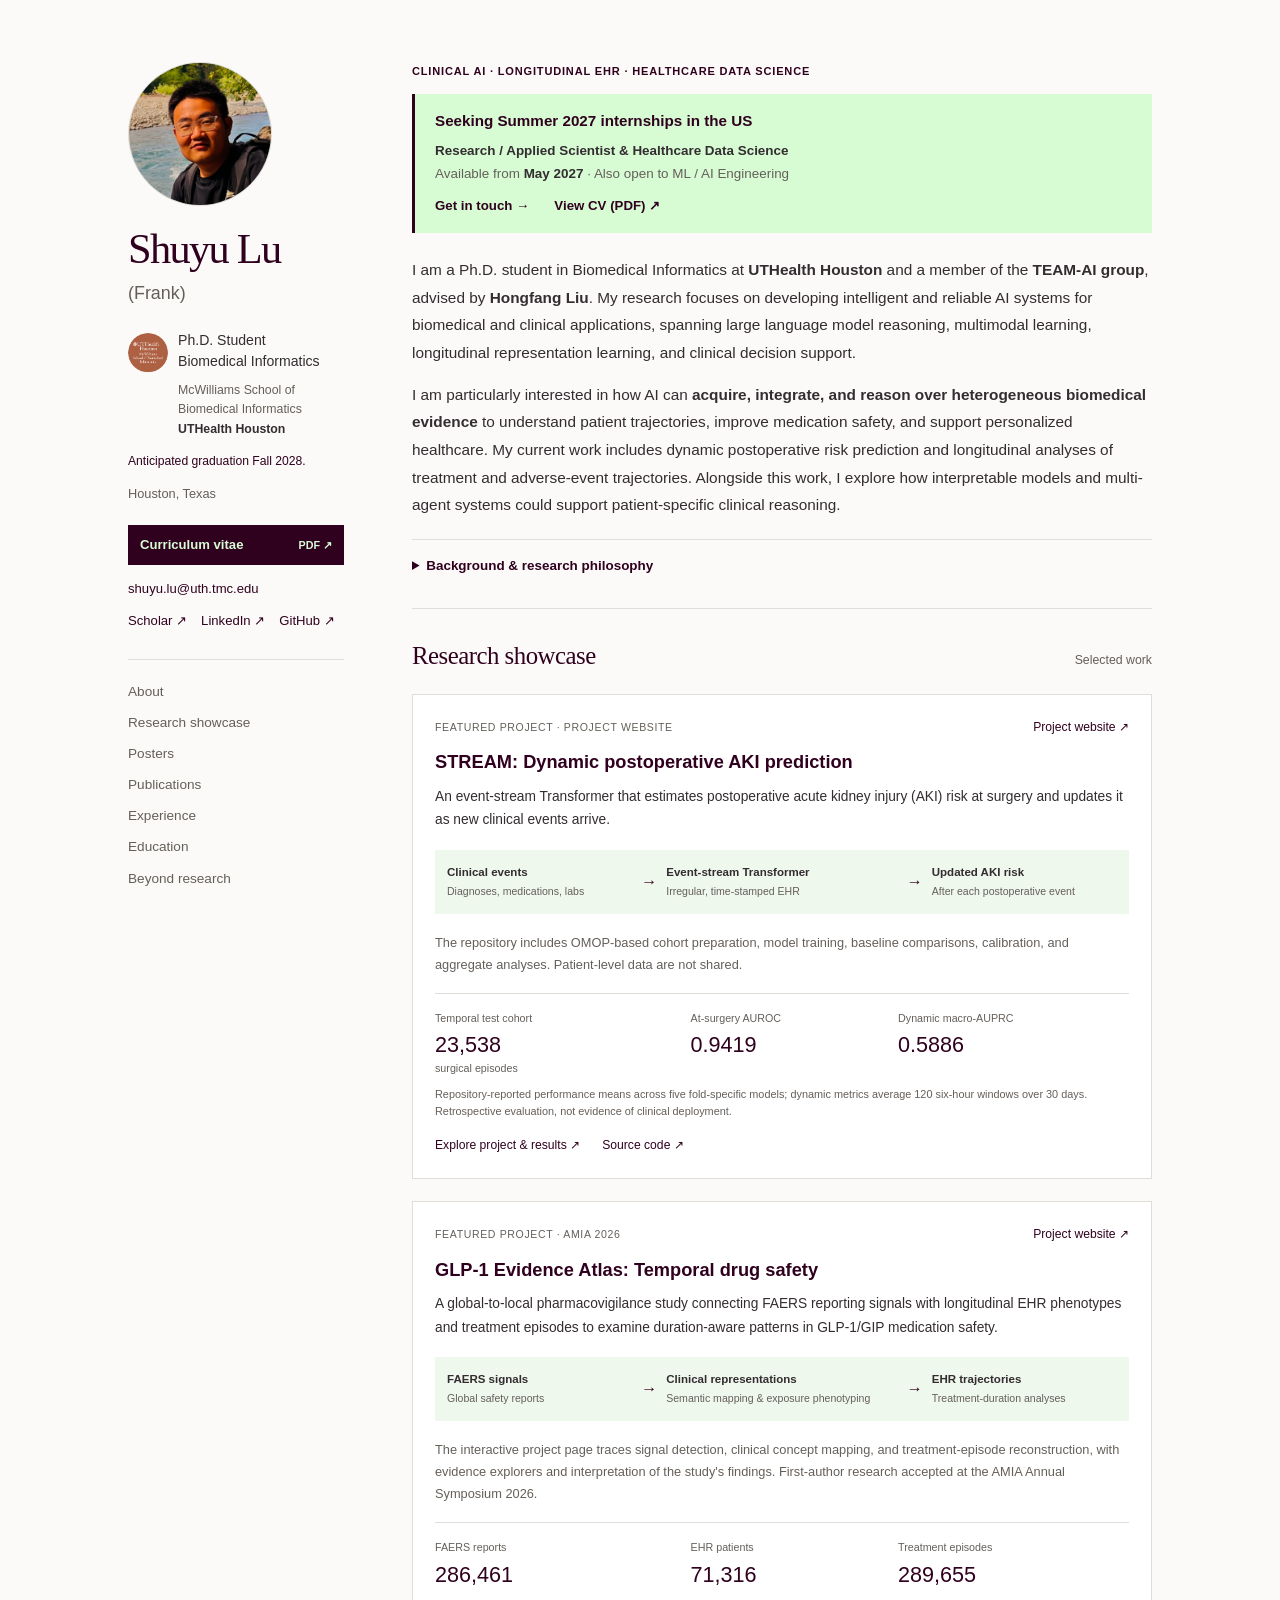
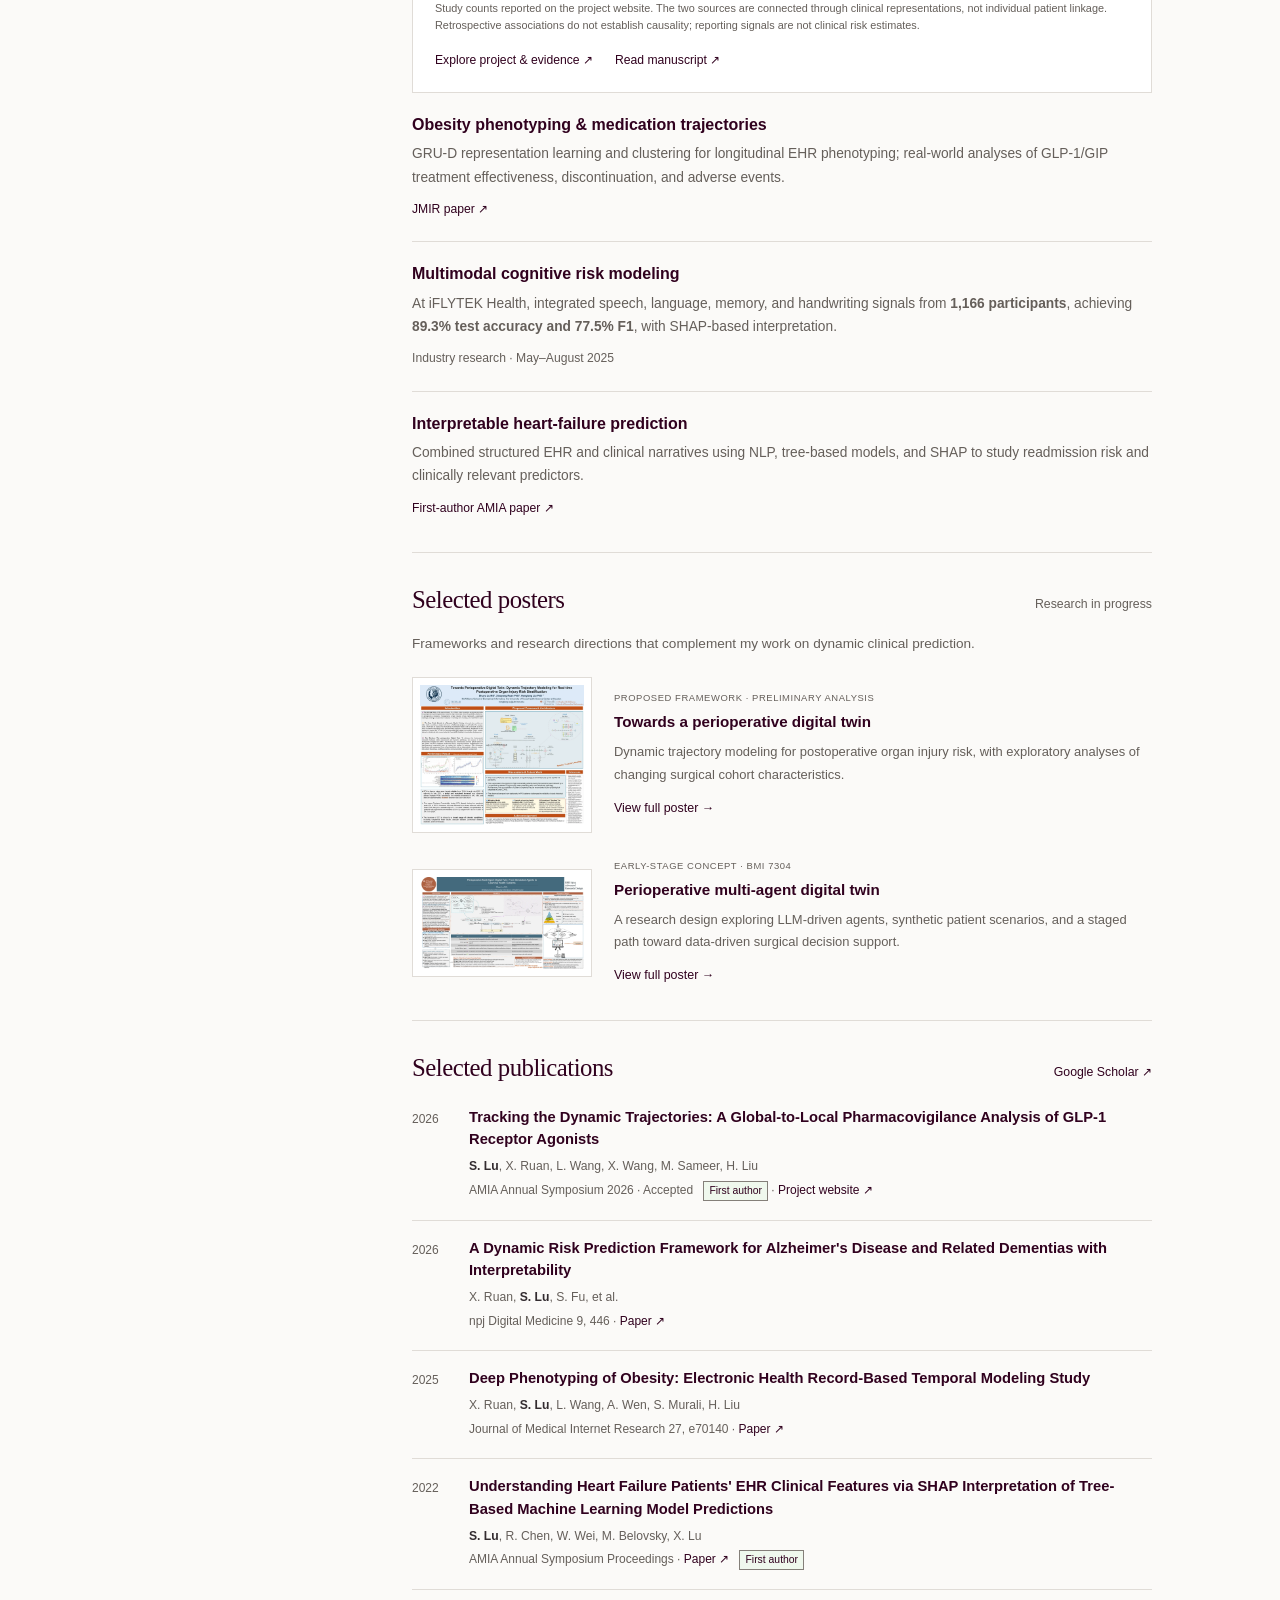
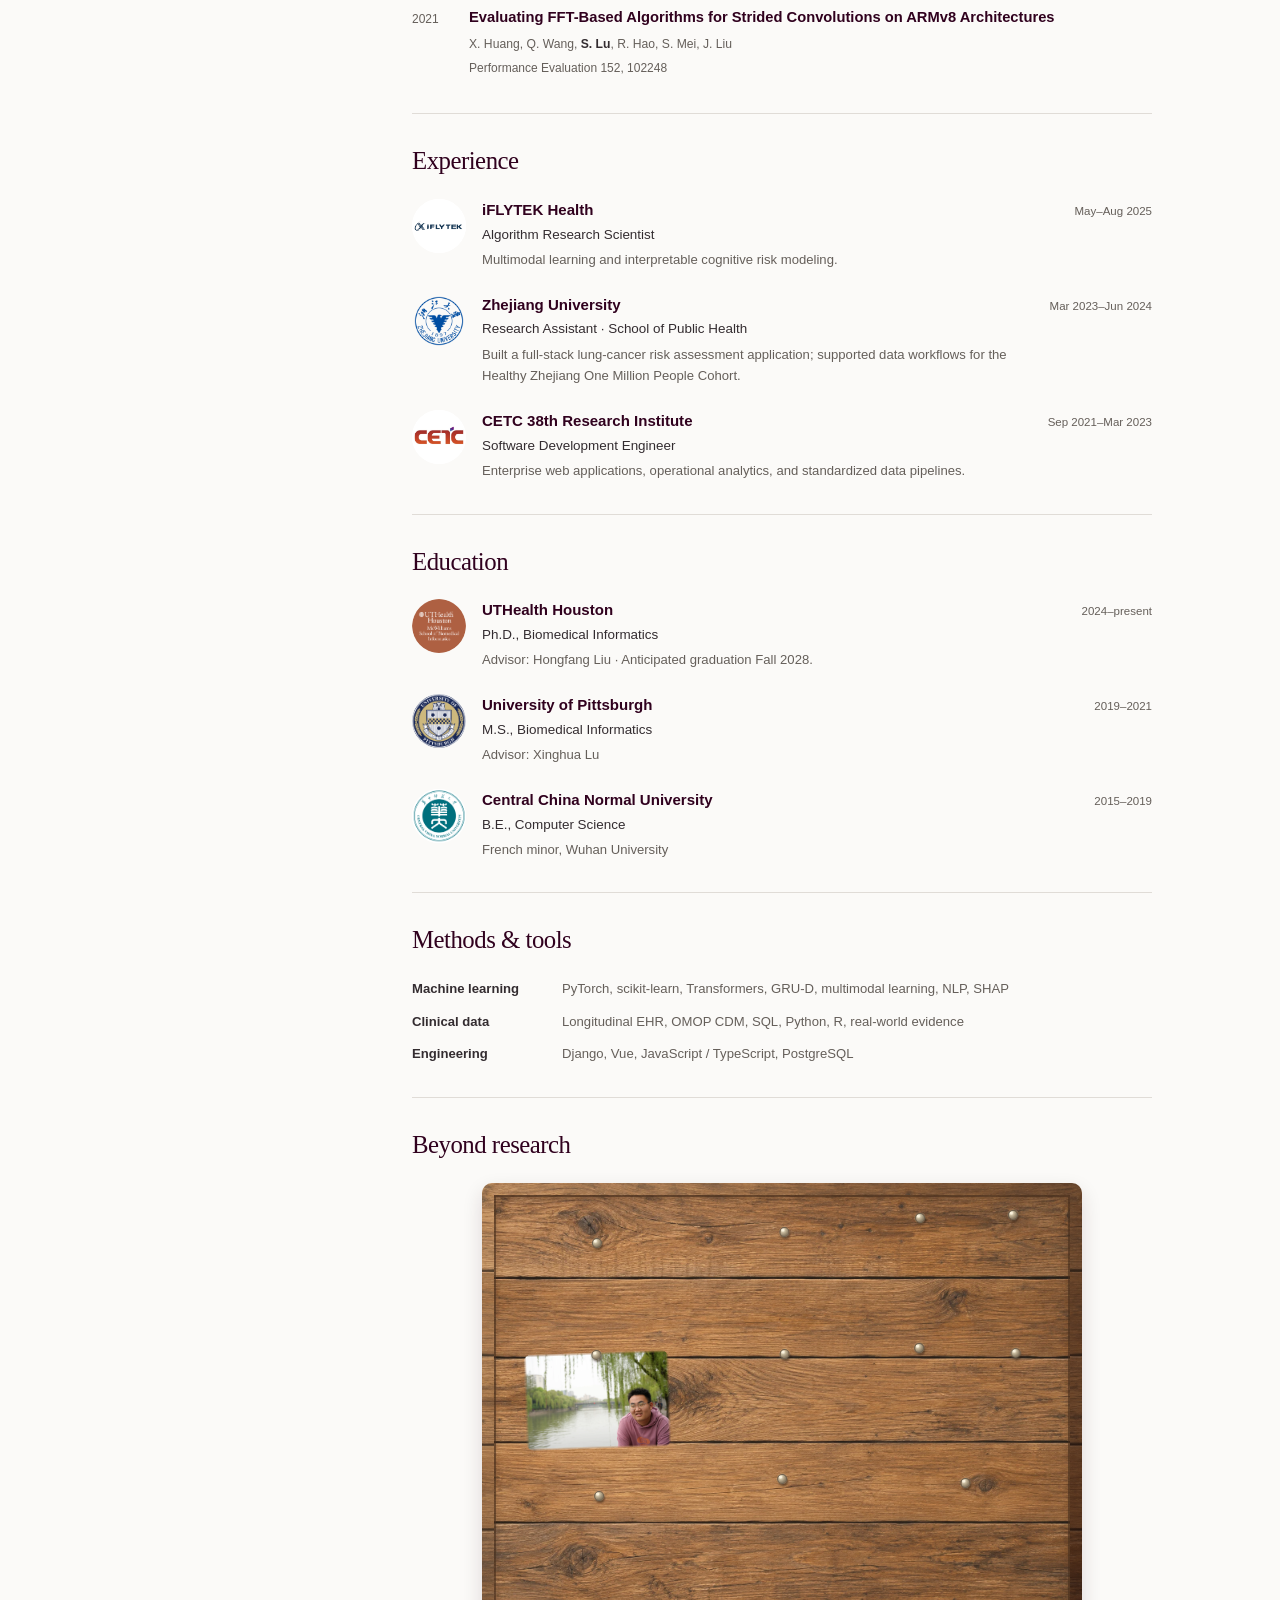
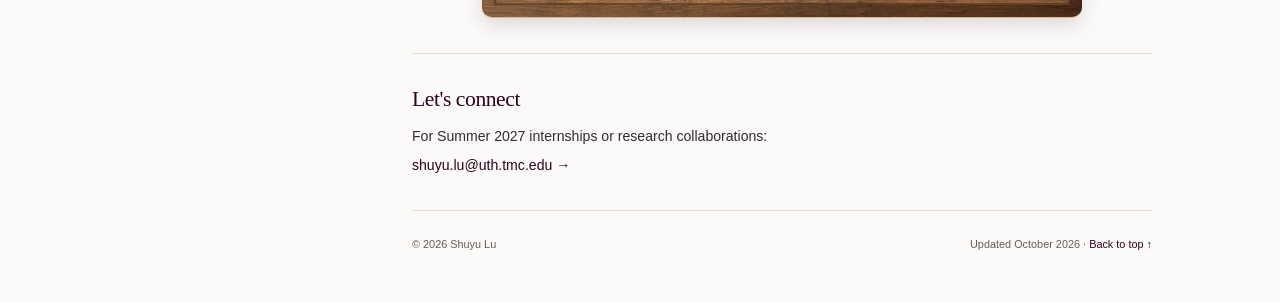
<file: docs/index.html>
<!doctype html>
<html lang="en">
<head>
<meta charset="utf-8"><meta name="viewport" content="width=device-width, initial-scale=1">
<meta name="theme-color" content="#fbfaf8">
<meta name="description" content="Shuyu Lu is a Biomedical Informatics Ph.D. student at UTHealth Houston researching clinical AI, longitudinal EHR modeling, and medication safety.">
<meta name="author" content="Shuyu Lu">
<meta name="google-site-verification" content="4ZEbjQctuDYM3dVjX2OTDz9AoPE3AD1bLSrO90PUTXM">
<title>Shuyu Lu | Clinical AI Research | UTHealth Houston</title>
<link rel="canonical" href="https://frank-lsy.github.io/Frank-LSY/">
<meta property="og:type" content="profile">
<meta property="og:locale" content="en_US">
<meta property="og:site_name" content="Shuyu Lu">
<meta property="og:title" content="Shuyu Lu | Clinical AI Research | UTHealth Houston">
<meta property="og:description" content="Biomedical Informatics Ph.D. student at UTHealth Houston. Clinical AI, longitudinal EHR modeling, medication safety, and selected research projects.">
<meta property="og:url" content="https://frank-lsy.github.io/Frank-LSY/">
<meta property="og:image" content="https://frank-lsy.github.io/Frank-LSY/photos/shuyu-riverside.webp">
<meta property="og:image:alt" content="Shuyu Lu by a river">
<meta property="profile:first_name" content="Shuyu">
<meta property="profile:last_name" content="Lu">
<meta name="twitter:card" content="summary">
<meta name="twitter:title" content="Shuyu Lu | Clinical AI Research | UTHealth Houston">
<meta name="twitter:description" content="Biomedical Informatics Ph.D. student at UTHealth Houston researching clinical AI, longitudinal EHR modeling, and medication safety.">
<meta name="twitter:image" content="https://frank-lsy.github.io/Frank-LSY/photos/shuyu-riverside.webp">
<meta name="twitter:image:alt" content="Shuyu Lu by a river">
<script type="application/ld+json">
{
  "@context": "https://schema.org",
  "@type": "ProfilePage",
  "@id": "https://frank-lsy.github.io/Frank-LSY/#profile",
  "url": "https://frank-lsy.github.io/Frank-LSY/",
  "name": "Shuyu Lu | Clinical AI Research | UTHealth Houston",
  "description": "Personal academic website of Shuyu Lu, a Biomedical Informatics Ph.D. student at UTHealth Houston.",
  "inLanguage": "en-US",
  "mainEntity": {
    "@type": "Person",
    "@id": "https://frank-lsy.github.io/Frank-LSY/#person",
    "name": "Shuyu Lu",
    "givenName": "Shuyu",
    "familyName": "Lu",
    "alternateName": "Shuyu (Frank) Lu",
    "url": "https://frank-lsy.github.io/Frank-LSY/",
    "image": "https://frank-lsy.github.io/Frank-LSY/photos/shuyu-riverside.webp",
    "description": "Ph.D. student in Biomedical Informatics at UTHealth Houston researching clinical AI, longitudinal EHR modeling, multimodal learning, medication safety, and clinical decision support.",
    "affiliation": { "@type": "CollegeOrUniversity", "name": "UTHealth Houston" },
    "alumniOf": [
      { "@type": "CollegeOrUniversity", "name": "University of Pittsburgh" },
      { "@type": "CollegeOrUniversity", "name": "Central China Normal University" }
    ],
    "sameAs": [
      "https://scholar.google.com/citations?user=YHC0V5UAAAAJ&hl=en",
      "https://www.linkedin.com/in/shuyulu",
      "https://github.com/Frank-LSY"
    ]
  }
}
</script>
<link rel="stylesheet" href="styles.css">
<link rel="icon" type="image/svg+xml" href="data:image/svg+xml,%3Csvg xmlns='http://www.w3.org/2000/svg' viewBox='0 0 64 64'%3E%3Crect width='64' height='64' rx='10' fill='%2330011E'/%3E%3Ctext x='32' y='44' text-anchor='middle' font-family='Georgia,serif' font-size='38' fill='%23D7FCD4'%3ES%3C/text%3E%3C/svg%3E">
</head>
<body id="top">
<a class="skip" href="#main">Skip to content</a>
<div class="layout">
<header class="profile">
<div class="avatar"><img src="photos/shuyu-riverside.webp" alt="Shuyu Lu by a river" width="1800" height="810" fetchpriority="high"></div>
<h1 class="profile-title"><a class="name" href="#top">Shuyu Lu<span>(Frank)</span></a></h1>
<div class="profile-academic">
<span class="institution-logo uthealth" aria-hidden="true"><img src="assets/logos/uthealth.png" alt="" width="1000" height="1000"></span>
<div><p class="position">Ph.D. Student<br>Biomedical Informatics</p>
<p class="affiliation">McWilliams School of Biomedical Informatics<br><strong>UTHealth Houston</strong></p></div>
</div>
<p class="graduation">Anticipated graduation Fall 2028.</p>
<p class="location">Houston, Texas</p>
<div class="profile-links">
<a class="cv-link" href="cv.pdf" target="_blank" rel="noopener">Curriculum vitae <span>PDF ↗</span></a>
<a href="mailto:shuyu.lu@uth.tmc.edu">shuyu.lu@uth.tmc.edu</a>
<div class="social"><a href="https://scholar.google.com/citations?user=YHC0V5UAAAAJ&amp;hl=en" target="_blank" rel="noopener">Scholar ↗</a><a href="https://www.linkedin.com/in/shuyulu" target="_blank" rel="noopener">LinkedIn ↗</a><a href="https://github.com/Frank-LSY" target="_blank" rel="noopener">GitHub ↗</a></div>
</div>
<nav aria-label="Page sections"><a href="#about">About</a><a href="#research">Research showcase</a><a href="#posters">Posters</a><a href="#publications">Publications</a><a href="#experience">Experience</a><a href="#education">Education</a><a href="#life">Beyond research</a></nav>
</header>
<main id="main">
<section id="about" class="intro">
<p class="eyebrow">Clinical AI · Longitudinal EHR · Healthcare Data Science</p>
<aside class="availability" aria-label="Internship availability">
<h2>Seeking Summer 2027 internships in the US</h2>
<p><strong>Research / Applied Scientist &amp; Healthcare Data Science</strong><br>Available from <strong>May 2027</strong> · Also open to ML / AI Engineering</p>
<div class="action-links"><a href="mailto:shuyu.lu@uth.tmc.edu?subject=Summer%202027%20Internship">Get in touch →</a><a href="cv.pdf" target="_blank" rel="noopener">View CV (PDF) ↗</a></div>
</aside>
<p>I am a Ph.D. student in Biomedical Informatics at <strong>UTHealth Houston</strong> and a member of the <strong>TEAM-AI group</strong>, advised by <strong>Hongfang Liu</strong>. My research focuses on developing intelligent and reliable AI systems for biomedical and clinical applications, spanning large language model reasoning, multimodal learning, longitudinal representation learning, and clinical decision support.</p>
<p>I am particularly interested in how AI can <strong>acquire, integrate, and reason over heterogeneous biomedical evidence</strong> to understand patient trajectories, improve medication safety, and support personalized healthcare. My current work includes dynamic postoperative risk prediction and longitudinal analyses of treatment and adverse-event trajectories. Alongside this work, I explore how interpretable models and multi-agent systems could support patient-specific clinical reasoning.</p>
<details class="bio-story">
<summary>Background &amp; research philosophy</summary>
<div class="bio-story-copy">
<p>Growing up in a family of physicians, I often heard my parents discuss clinical practice and medical decision-making. Those conversations made me curious about the gap between the wealth of available clinical data and the knowledge clinicians can use in an individual patient's care. That question led me from computer science to biomedical informatics.</p>
<p>After earning my bachelor's degree in computer science, I completed an M.S. in Biomedical Informatics at the <strong>University of Pittsburgh</strong>, where I began studying predictive models for heart failure. I then returned to China to work on data-driven chronic disease management and software development. These experiences taught me to value systems that combine methodological rigor with a clear clinical purpose.</p>
<p>At UTHealth Houston, discussions with Dr. Liu, Xiaoyang Ruan, Liwei Wang, and colleagues at McGovern Medical School helped sharpen my interest in perioperative care. Dr. Liu's advice to <strong>start with the clinical problem and design the right tool</strong> has become central to my research: the question should guide the method, and the method should fit the clinical workflow.</p>
<p>Looking ahead, I aim to develop explainable, patient-specific decision support for perioperative risk management, including orthopedic care. One direction is a multi-agent framework that integrates heterogeneous clinical data and the perspectives of different clinical roles. This remains a research goal, with clinical validation and workflow integration essential to its development. Ultimately, I want my work to help clinicians turn complex evidence into informed, individualized care.</p>
</div>
</details>
</section>
<section id="research">
<div class="section-heading"><h2>Research showcase</h2><span>Selected work</span></div>
<article class="featured">
<div class="project-top"><span class="label">Featured project · Project website</span><a href="https://frank-lsy.github.io/STREAM-PO-AKI/" target="_blank" rel="noopener">Project website ↗</a></div>
<h3><a href="https://frank-lsy.github.io/STREAM-PO-AKI/" target="_blank" rel="noopener">STREAM: Dynamic postoperative AKI prediction</a></h3>
<p>An event-stream Transformer that estimates postoperative acute kidney injury (AKI) risk at surgery and updates it as new clinical events arrive.</p>
<div class="event-flow" aria-label="Model pipeline"><div><strong>Clinical events</strong><span>Diagnoses, medications, labs</span></div><span class="arrow" aria-hidden="true">→</span><div><strong>Event-stream Transformer</strong><span>Irregular, time-stamped EHR</span></div><span class="arrow" aria-hidden="true">→</span><div><strong>Updated AKI risk</strong><span>After each postoperative event</span></div></div>
<p class="project-detail">The repository includes OMOP-based cohort preparation, model training, baseline comparisons, calibration, and aggregate analyses. Patient-level data are not shared.</p>
<dl class="results"><div><dt>Temporal test cohort</dt><dd>23,538 <span>surgical episodes</span></dd></div><div><dt>At-surgery AUROC</dt><dd>0.9419</dd></div><div><dt>Dynamic macro-AUPRC</dt><dd>0.5886</dd></div></dl>
<p class="result-note">Repository-reported performance means across five fold-specific models; dynamic metrics average 120 six-hour windows over 30 days. Retrospective evaluation, not evidence of clinical deployment.</p>
<p class="project-links"><a href="https://frank-lsy.github.io/STREAM-PO-AKI/" target="_blank" rel="noopener">Explore project &amp; results ↗</a><a href="https://github.com/Frank-LSY/STREAM-PO-AKI" target="_blank" rel="noopener">Source code ↗</a></p>
</article>
<article class="featured" id="glp1-project">
<div class="project-top"><span class="label">Featured project · AMIA 2026</span><a href="https://frank-lsy.github.io/GLP-1-Temporal-Drug-Adeverse-Event-Resource/" target="_blank" rel="noopener">Project website ↗</a></div>
<h3><a href="https://frank-lsy.github.io/GLP-1-Temporal-Drug-Adeverse-Event-Resource/" target="_blank" rel="noopener">GLP-1 Evidence Atlas: Temporal drug safety</a></h3>
<p>A global-to-local pharmacovigilance study connecting FAERS reporting signals with longitudinal EHR phenotypes and treatment episodes to examine duration-aware patterns in GLP-1/GIP medication safety.</p>
<div class="event-flow" aria-label="Evidence workflow"><div><strong>FAERS signals</strong><span>Global safety reports</span></div><span class="arrow" aria-hidden="true">→</span><div><strong>Clinical representations</strong><span>Semantic mapping &amp; exposure phenotyping</span></div><span class="arrow" aria-hidden="true">→</span><div><strong>EHR trajectories</strong><span>Treatment-duration analyses</span></div></div>
<p class="project-detail">The interactive project page traces signal detection, clinical concept mapping, and treatment-episode reconstruction, with evidence explorers and interpretation of the study's findings. First-author research accepted at the AMIA Annual Symposium 2026.</p>
<dl class="results"><div><dt>FAERS reports</dt><dd>286,461</dd></div><div><dt>EHR patients</dt><dd>71,316</dd></div><div><dt>Treatment episodes</dt><dd>289,655</dd></div></dl>
<p class="result-note">Study counts reported on the project website. The two sources are connected through clinical representations, not individual patient linkage. Retrospective associations do not establish causality; reporting signals are not clinical risk estimates.</p>
<p class="project-links"><a href="https://frank-lsy.github.io/GLP-1-Temporal-Drug-Adeverse-Event-Resource/" target="_blank" rel="noopener">Explore project &amp; evidence ↗</a><a href="https://doi.org/10.64898/2026.05.28.26354401" target="_blank" rel="noopener">Read manuscript ↗</a></p>
</article>
<div class="research-rows">
<article><h3>Obesity phenotyping &amp; medication trajectories</h3><p>GRU-D representation learning and clustering for longitudinal EHR phenotyping; real-world analyses of GLP-1/GIP treatment effectiveness, discontinuation, and adverse events.</p><a href="https://doi.org/10.2196/70140" target="_blank" rel="noopener">JMIR paper ↗</a></article>
<article><h3>Multimodal cognitive risk modeling</h3><p>At iFLYTEK Health, integrated speech, language, memory, and handwriting signals from <strong>1,166 participants</strong>, achieving <strong>89.3% test accuracy and 77.5% F1</strong>, with SHAP-based interpretation.</p><span class="muted">Industry research · May–August 2025</span></article>
<article><h3>Interpretable heart-failure prediction</h3><p>Combined structured EHR and clinical narratives using NLP, tree-based models, and SHAP to study readmission risk and clinically relevant predictors.</p><a href="https://pmc.ncbi.nlm.nih.gov/articles/PMC8861751/" target="_blank" rel="noopener">First-author AMIA paper ↗</a></article>
</div>
</section>
<section id="posters">
<div class="section-heading"><h2>Selected posters</h2><span>Research in progress</span></div>
<p class="poster-intro">Frameworks and research directions that complement my work on dynamic clinical prediction.</p>
<div class="poster-list">
<article class="poster-item">
<a class="poster-preview" href="posters/perioperative-digital-twin.html" aria-label="View the perioperative digital twin poster"><img src="posters/perioperative-digital-twin-preview.webp" alt="Preview of Shuyu Lu's perioperative digital twin poster, including the proposed architecture and preliminary surgical cohort analyses" width="1000" height="857" loading="lazy"></a>
<div><p class="label">Proposed framework · Preliminary analysis</p><h3><a href="posters/perioperative-digital-twin.html">Towards a perioperative digital twin</a></h3><p>Dynamic trajectory modeling for postoperative organ injury risk, with exploratory analyses of changing surgical cohort characteristics.</p><a class="poster-link" href="posters/perioperative-digital-twin.html">View full poster →</a></div>
</article>
<article class="poster-item">
<a class="poster-preview" href="posters/multi-agent-digital-twin.html" aria-label="View the multi-agent digital twin research concept poster"><img src="posters/multi-agent-digital-twin-preview.webp" alt="Preview of Shuyu Lu's multi-agent digital twin research design poster, with agent roles and a staged development roadmap" width="1000" height="563" loading="lazy"></a>
<div><p class="label">Early-stage concept · BMI 7304</p><h3><a href="posters/multi-agent-digital-twin.html">Perioperative multi-agent digital twin</a></h3><p>A research design exploring LLM-driven agents, synthetic patient scenarios, and a staged path toward data-driven surgical decision support.</p><a class="poster-link" href="posters/multi-agent-digital-twin.html">View full poster →</a></div>
</article>
</div>
</section>
<section id="publications">
<div class="section-heading"><h2>Selected publications</h2><a href="https://scholar.google.com/citations?user=YHC0V5UAAAAJ&amp;hl=en" target="_blank" rel="noopener">Google Scholar ↗</a></div>
<ol class="publications">
<li><span class="pub-year">2026</span><div><h3><a href="https://scholar.google.com/citations?view_op=view_citation&amp;hl=en&amp;user=YHC0V5UAAAAJ&amp;citation_for_view=YHC0V5UAAAAJ:eQOLeE2rZwMC" target="_blank" rel="noopener">Tracking the Dynamic Trajectories: A Global-to-Local Pharmacovigilance Analysis of GLP-1 Receptor Agonists</a></h3><p><strong>S. Lu</strong>, X. Ruan, L. Wang, X. Wang, M. Sameer, H. Liu</p><p class="venue">AMIA Annual Symposium 2026 · Accepted <span class="authorship">First author</span> · <a href="https://frank-lsy.github.io/GLP-1-Temporal-Drug-Adeverse-Event-Resource/" target="_blank" rel="noopener">Project website ↗</a></p></div></li>
<li><span class="pub-year">2026</span><div><h3><a href="https://doi.org/10.1038/s41746-026-02732-0" target="_blank" rel="noopener">A Dynamic Risk Prediction Framework for Alzheimer's Disease and Related Dementias with Interpretability</a></h3><p>X. Ruan, <strong>S. Lu</strong>, S. Fu, et al.</p><p class="venue">npj Digital Medicine 9, 446 · <a href="https://doi.org/10.1038/s41746-026-02732-0" target="_blank" rel="noopener">Paper ↗</a></p></div></li>
<li><span class="pub-year">2025</span><div><h3><a href="https://doi.org/10.2196/70140" target="_blank" rel="noopener">Deep Phenotyping of Obesity: Electronic Health Record-Based Temporal Modeling Study</a></h3><p>X. Ruan, <strong>S. Lu</strong>, L. Wang, A. Wen, S. Murali, H. Liu</p><p class="venue">Journal of Medical Internet Research 27, e70140 · <a href="https://doi.org/10.2196/70140" target="_blank" rel="noopener">Paper ↗</a></p></div></li>
<li><span class="pub-year">2022</span><div><h3><a href="https://pmc.ncbi.nlm.nih.gov/articles/PMC8861751/" target="_blank" rel="noopener">Understanding Heart Failure Patients' EHR Clinical Features via SHAP Interpretation of Tree-Based Machine Learning Model Predictions</a></h3><p><strong>S. Lu</strong>, R. Chen, W. Wei, M. Belovsky, X. Lu</p><p class="venue">AMIA Annual Symposium Proceedings · <a href="https://pmc.ncbi.nlm.nih.gov/articles/PMC8861751/" target="_blank" rel="noopener">Paper ↗</a> <span class="authorship">First author</span></p></div></li>
<li><span class="pub-year">2021</span><div><h3>Evaluating FFT-Based Algorithms for Strided Convolutions on ARMv8 Architectures</h3><p>X. Huang, Q. Wang, <strong>S. Lu</strong>, R. Hao, S. Mei, J. Liu</p><p class="venue">Performance Evaluation 152, 102248</p></div></li>
</ol>
</section>
<section id="experience">
<div class="section-heading"><h2>Experience</h2></div>
<article class="timeline-row"><span class="institution-logo iflytek" aria-hidden="true"><img src="assets/logos/iflytek.png" alt="" loading="lazy"></span><div class="timeline-copy"><h3>iFLYTEK Health</h3><p class="role">Algorithm Research Scientist</p><p>Multimodal learning and interpretable cognitive risk modeling.</p></div><time>May–Aug 2025</time></article>
<article class="timeline-row"><span class="institution-logo zhejiang" aria-hidden="true"><img src="assets/logos/zhejiang.png" alt="" loading="lazy"></span><div class="timeline-copy"><h3>Zhejiang University</h3><p class="role">Research Assistant · School of Public Health</p><p>Built a full-stack lung-cancer risk assessment application; supported data workflows for the Healthy Zhejiang One Million People Cohort.</p></div><time>Mar 2023–Jun 2024</time></article>
<article class="timeline-row"><span class="institution-logo cetc" aria-hidden="true"><img src="assets/logos/cetc.png" alt="" loading="lazy"></span><div class="timeline-copy"><h3>CETC 38th Research Institute</h3><p class="role">Software Development Engineer</p><p>Enterprise web applications, operational analytics, and standardized data pipelines.</p></div><time>Sep 2021–Mar 2023</time></article>
</section>
<section id="education">
<div class="section-heading"><h2>Education</h2></div>
<article class="timeline-row"><span class="institution-logo uthealth" aria-hidden="true"><img src="assets/logos/uthealth.png" alt="" loading="lazy"></span><div class="timeline-copy"><h3>UTHealth Houston</h3><p class="role">Ph.D., Biomedical Informatics</p><p>Advisor: Hongfang Liu · Anticipated graduation Fall 2028.</p></div><time>2024–present</time></article>
<article class="timeline-row"><span class="institution-logo pittsburgh" aria-hidden="true"><img src="assets/logos/pittsburgh.png" alt="" loading="lazy"></span><div class="timeline-copy"><h3>University of Pittsburgh</h3><p class="role">M.S., Biomedical Informatics</p><p>Advisor: Xinghua Lu</p></div><time>2019–2021</time></article>
<article class="timeline-row"><span class="institution-logo ccnu" aria-hidden="true"><img src="assets/logos/ccnu.png" alt="" loading="lazy"></span><div class="timeline-copy"><h3>Central China Normal University</h3><p class="role">B.E., Computer Science</p><p>French minor, Wuhan University</p></div><time>2015–2019</time></article>
</section>
<section id="methods">
<div class="section-heading"><h2>Methods &amp; tools</h2></div>
<dl class="methods"><div><dt>Machine learning</dt><dd>PyTorch, scikit-learn, Transformers, GRU-D, multimodal learning, NLP, SHAP</dd></div><div><dt>Clinical data</dt><dd>Longitudinal EHR, OMOP CDM, SQL, Python, R, real-world evidence</dd></div><div><dt>Engineering</dt><dd>Django, Vue, JavaScript / TypeScript, PostgreSQL</dd></div></dl>
</section>
<section id="life">
<div class="section-heading"><h2>Beyond research</h2></div>
<div class="photo-wall" aria-label="Photos beyond research">
<div class="life-photo"><img src="photos/mountain-camera.webp" alt="Shuyu holding a camera in the mountains" width="1600" height="720" loading="lazy" decoding="async"></div>
<div class="life-photo"><img src="photos/tea-garden-dog.webp" alt="Shuyu with a dog among tea plants" width="1600" height="1067" loading="lazy" decoding="async"></div>
<div class="life-photo portrait"><img src="photos/pavilion.webp" alt="Shuyu balancing beneath an ornate pavilion" width="1080" height="1440" loading="lazy" decoding="async"></div>
<div class="life-photo"><img src="photos/willow-river.webp" alt="Shuyu beside a river and willow branches" width="1600" height="1067" loading="lazy" decoding="async"></div>
<div class="life-photo"><img src="photos/ocean.webp" alt="Shuyu by the ocean with arms outstretched" width="1600" height="1200" loading="lazy" decoding="async"></div>
<div class="life-photo portrait"><img src="photos/hutong.webp" alt="Shuyu beside a hutong wall" width="900" height="1600" loading="lazy" decoding="async"></div>
<div class="life-photo portrait"><img src="photos/mountain-evening.webp" alt="Shuyu in evening light with a mountain in the distance" width="1200" height="2666" loading="lazy" decoding="async"></div>
<div class="life-photo"><img src="photos/coast.webp" alt="Shuyu seated on a coastal rock" width="1600" height="900" loading="lazy" decoding="async"></div>
<div class="life-photo"><img src="photos/fountain.webp" alt="Shuyu standing by a fountain" width="1600" height="1038" loading="lazy" decoding="async"></div>
<div class="life-photo"><img src="photos/riverside-walk.webp" alt="Shuyu on a riverside walkway" width="1600" height="1067" loading="lazy" decoding="async"></div>
<div class="life-photo portrait"><img src="photos/city-lights.webp" alt="Shuyu in front of an illuminated tower at night" width="1200" height="1784" loading="lazy" decoding="async"></div>
</div>
</section>
<section id="contact" class="contact"><h2>Let's connect</h2><p>For Summer 2027 internships or research collaborations:<br><a href="mailto:shuyu.lu@uth.tmc.edu">shuyu.lu@uth.tmc.edu →</a></p></section>
<footer>© 2026 Shuyu Lu <span>Updated October 2026 · <a href="#top">Back to top ↑</a></span></footer>
</main>
</div>
</body>
</html>
</file>
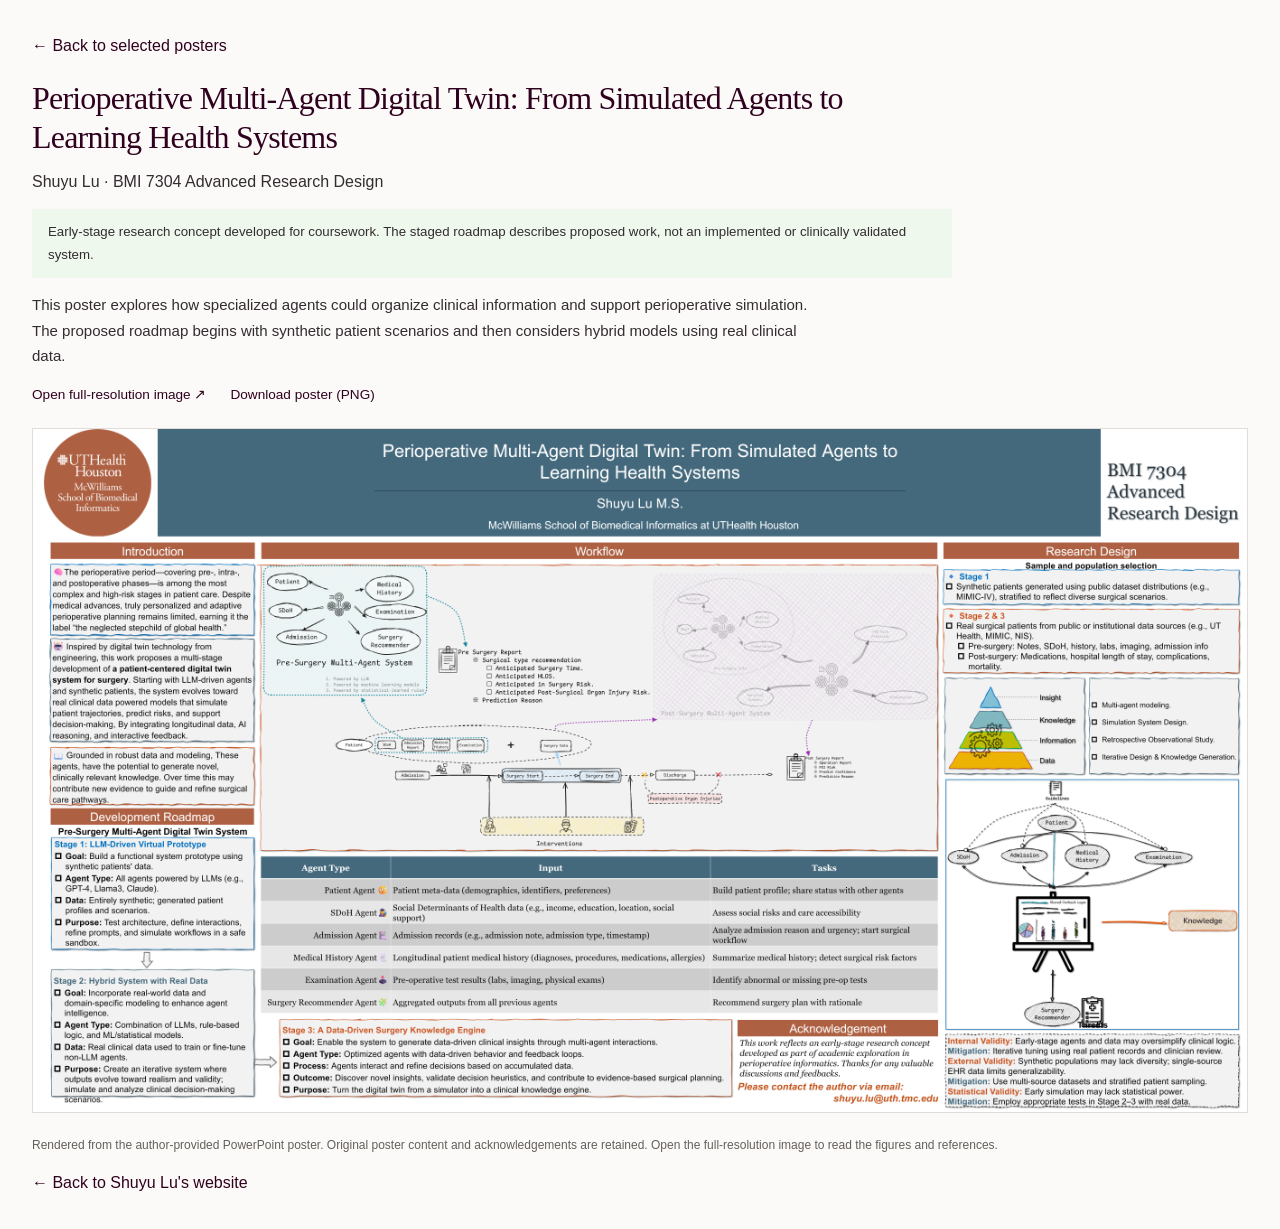
<file: docs/posters/multi-agent-digital-twin.html>
<!doctype html>
<html lang="en"><head><meta charset="utf-8"><meta name="viewport" content="width=device-width, initial-scale=1"><title>Perioperative Multi-Agent Digital Twin | Shuyu Lu</title>
<meta name="description" content="Shuyu Lu's research concept poster exploring specialized agents, perioperative simulation, and a staged roadmap toward learning health systems.">
<meta name="author" content="Shuyu Lu">
<link rel="canonical" href="https://frank-lsy.github.io/Frank-LSY/posters/multi-agent-digital-twin.html">
<meta property="og:type" content="website">
<meta property="og:title" content="Perioperative Multi-Agent Digital Twin | Shuyu Lu">
<meta property="og:description" content="Early-stage research concept: specialized agents, perioperative simulation, and a staged development roadmap.">
<meta property="og:url" content="https://frank-lsy.github.io/Frank-LSY/posters/multi-agent-digital-twin.html">
<meta property="og:image" content="https://frank-lsy.github.io/Frank-LSY/posters/multi-agent-digital-twin.png">
<meta property="og:image:alt" content="Perioperative Multi-Agent Digital Twin research concept poster by Shuyu Lu">
<link rel="stylesheet" href="../styles.css"></head>
<body><main class="poster-page"><a href="../index.html#posters">← Back to selected posters</a><h1>Perioperative Multi-Agent Digital Twin: From Simulated Agents to Learning Health Systems</h1><p>Shuyu Lu · BMI 7304 Advanced Research Design</p><p class="poster-status">Early-stage research concept developed for coursework. The staged roadmap describes proposed work, not an implemented or clinically validated system.</p><p class="poster-summary">This poster explores how specialized agents could organize clinical information and support perioperative simulation. The proposed roadmap begins with synthetic patient scenarios and then considers hybrid models using real clinical data.</p><div class="poster-actions"><a href="multi-agent-digital-twin.png" target="_blank" rel="noopener">Open full-resolution image ↗</a><a href="multi-agent-digital-twin.png" download>Download poster (PNG)</a></div><a href="multi-agent-digital-twin.png" target="_blank" rel="noopener" aria-label="Open full-resolution poster"><img class="poster-full" src="multi-agent-digital-twin.png" alt="Perioperative Multi-Agent Digital Twin: From Simulated Agents to Learning Health Systems" width="5376" height="3024"></a><p class="poster-caption">Rendered from the author-provided PowerPoint poster. Original poster content and acknowledgements are retained. Open the full-resolution image to read the figures and references.</p><a href="../index.html#posters">← Back to Shuyu Lu's website</a></main></body></html>
</file>
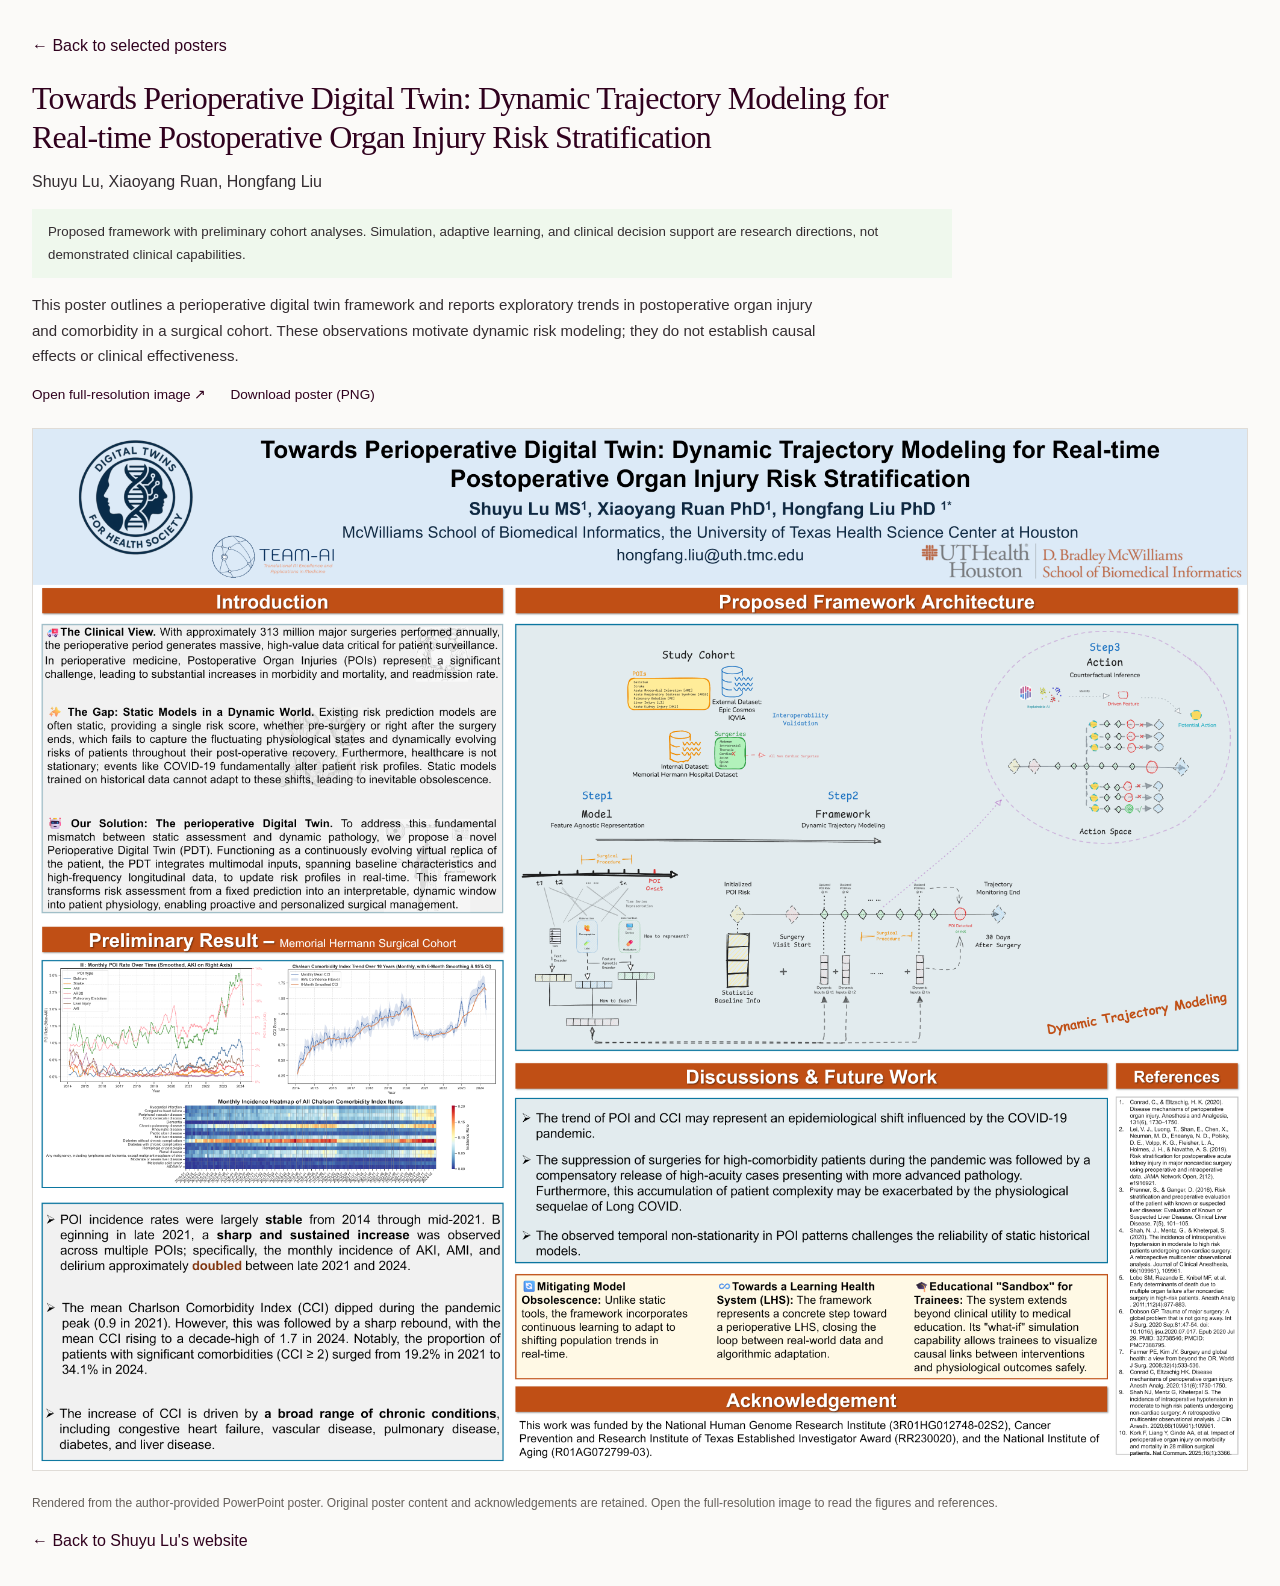
<file: docs/posters/perioperative-digital-twin.html>
<!doctype html>
<html lang="en"><head><meta charset="utf-8"><meta name="viewport" content="width=device-width, initial-scale=1"><title>Towards a Perioperative Digital Twin | Shuyu Lu</title>
<meta name="description" content="Research poster by Shuyu Lu, Xiaoyang Ruan, and Hongfang Liu: a proposed perioperative digital twin framework with preliminary surgical cohort analyses.">
<meta name="author" content="Shuyu Lu, Xiaoyang Ruan, Hongfang Liu">
<link rel="canonical" href="https://frank-lsy.github.io/Frank-LSY/posters/perioperative-digital-twin.html">
<meta property="og:type" content="website">
<meta property="og:title" content="Towards a Perioperative Digital Twin | Shuyu Lu">
<meta property="og:description" content="A proposed dynamic trajectory modeling framework for postoperative organ injury risk, with preliminary cohort analyses.">
<meta property="og:url" content="https://frank-lsy.github.io/Frank-LSY/posters/perioperative-digital-twin.html">
<meta property="og:image" content="https://frank-lsy.github.io/Frank-LSY/posters/perioperative-digital-twin.png">
<meta property="og:image:alt" content="Perioperative digital twin poster by Shuyu Lu, Xiaoyang Ruan, and Hongfang Liu">
<link rel="stylesheet" href="../styles.css"></head>
<body><main class="poster-page"><a href="../index.html#posters">← Back to selected posters</a><h1>Towards Perioperative Digital Twin: Dynamic Trajectory Modeling for Real-time Postoperative Organ Injury Risk Stratification</h1><p>Shuyu Lu, Xiaoyang Ruan, Hongfang Liu</p><p class="poster-status">Proposed framework with preliminary cohort analyses. Simulation, adaptive learning, and clinical decision support are research directions, not demonstrated clinical capabilities.</p><p class="poster-summary">This poster outlines a perioperative digital twin framework and reports exploratory trends in postoperative organ injury and comorbidity in a surgical cohort. These observations motivate dynamic risk modeling; they do not establish causal effects or clinical effectiveness.</p><div class="poster-actions"><a href="perioperative-digital-twin.png" target="_blank" rel="noopener">Open full-resolution image ↗</a><a href="perioperative-digital-twin.png" download>Download poster (PNG)</a></div><a href="perioperative-digital-twin.png" target="_blank" rel="noopener" aria-label="Open full-resolution poster"><img class="poster-full" src="perioperative-digital-twin.png" alt="Towards Perioperative Digital Twin: Dynamic Trajectory Modeling for Real-time Postoperative Organ Injury Risk Stratification" width="4032" height="3456"></a><p class="poster-caption">Rendered from the author-provided PowerPoint poster. Original poster content and acknowledgements are retained. Open the full-resolution image to read the figures and references.</p><a href="../index.html#posters">← Back to Shuyu Lu's website</a></main></body></html>
</file>
<file: docs/styles.css>
:root{--paper:#fbfaf8;--ink:#332c30;--muted:#655f5a;--accent:#30011e;--olive:#847f79;--tea:#d7fcd4;--line:#e0dcd7;--soft:#eff8ed}
*{box-sizing:border-box}html{scroll-behavior:smooth;scroll-padding-top:28px}body{margin:0;background:var(--paper);color:var(--ink);font:16px/1.7 Arial,"Helvetica Neue",sans-serif}a{color:var(--accent);text-decoration:none;text-underline-offset:4px}a:hover{text-decoration:underline}a:focus-visible{outline:2px solid var(--accent);outline-offset:5px}::selection{background:var(--tea);color:var(--accent)}p{margin:0 0 14px}strong{font-weight:600}.muted{color:var(--muted)}
.skip{position:absolute;left:20px;top:-100px;background:white;padding:10px 16px;z-index:10}.skip:focus{top:10px}.layout{display:grid;grid-template-columns:220px minmax(0,740px);gap:64px;max-width:1104px;margin:auto;padding:62px 40px 24px}.profile{position:sticky;top:44px;align-self:start}.name{font:400 2.65rem/1.1 Georgia,"Times New Roman",serif;letter-spacing:-.04em;color:var(--ink);display:block}.name span{display:block;font:400 1.12rem/1.5 Arial,sans-serif;letter-spacing:0;color:var(--muted);margin-top:7px}.position{margin:23px 0 12px;line-height:1.5;font-size:.96rem}.break{display:block}.affiliation{font-size:.83rem;color:var(--muted);line-height:1.65}.affiliation strong{color:var(--ink)}.location{font-size:.8rem;color:var(--muted);margin:12px 0 20px}.profile-links{font-size:.82rem}.cv-link{display:flex;justify-content:space-between;padding:8px 11px;border:1px solid var(--olive);margin-bottom:13px;color:var(--accent);font-weight:600}.cv-link span{font-size:.67rem;align-self:center}.social{display:flex;flex-wrap:wrap;gap:7px 14px;margin-top:9px}.profile nav{display:flex;flex-direction:column;gap:8px;border-top:1px solid var(--line);padding-top:20px;margin-top:27px;font-size:.85rem}.profile nav a{color:var(--muted)}.profile nav a:hover{color:var(--accent)}
main{min-width:0}section{padding:32px 0;border-bottom:1px solid var(--line);scroll-margin-top:18px}.intro{padding-top:0;padding-bottom:30px}.eyebrow{font-size:.69rem;letter-spacing:.075em;text-transform:uppercase;font-weight:600;color:var(--accent);margin-bottom:13px}h1{font:400 clamp(1.8rem,3vw,2.5rem)/1.2 Georgia,"Times New Roman",serif;letter-spacing:-.025em;margin:0 0 22px}h2{font:400 1.55rem/1.25 Georgia,"Times New Roman",serif;letter-spacing:-.02em;margin:0}h3{font-size:1rem;line-height:1.45;margin:0 0 6px;font-weight:600}.intro>p:not(.eyebrow){font-size:.96rem;line-height:1.8}.availability{background:var(--soft);border-left:3px solid var(--accent);padding:16px 20px;margin-top:23px}.availability h2{font:600 .95rem/1.5 Arial,sans-serif;letter-spacing:0;margin-bottom:6px}.availability p{font-size:.84rem;line-height:1.75;margin-bottom:9px;color:var(--muted)}.availability strong{color:var(--ink)}.action-links{display:flex;gap:25px;font-size:.83rem;font-weight:600}.section-heading{display:flex;justify-content:space-between;align-items:baseline;gap:12px;margin-bottom:22px}.section-heading>span,.section-heading>a{font-size:.77rem}.section-heading>span{color:var(--muted)}
.featured{border:1px solid var(--line);background:#fff;padding:22px}.project-top{display:flex;justify-content:space-between;align-items:baseline;gap:12px;margin-bottom:12px;font-size:.76rem}.label{color:var(--muted);font-size:.66rem;letter-spacing:.06em;text-transform:uppercase}.featured h3{font-size:1.14rem;color:var(--accent);margin-bottom:9px}.featured p{font-size:.86rem;line-height:1.7}.event-flow{display:grid;grid-template-columns:1fr auto 1.25fr auto 1fr;gap:9px;align-items:center;background:var(--soft);padding:14px 12px;margin:18px 0}.event-flow div{min-width:0}.event-flow strong{font-size:.72rem;display:block;line-height:1.5}.event-flow div span{display:block;font-size:.66rem;color:var(--muted);line-height:1.5;margin-top:3px}.arrow{color:var(--accent);font-size:1rem}.featured .project-detail{color:var(--muted);font-size:.8rem}.results{display:grid;grid-template-columns:1.25fr 1fr 1.2fr;gap:15px;margin:18px 0 10px;border-top:1px solid var(--line);padding-top:15px}.results dt{font-size:.67rem;color:var(--muted);margin-bottom:3px}.results dd{margin:0;font-size:1.35rem;line-height:1.4;color:var(--accent);font-variant-numeric:tabular-nums}.results dd span{display:block;font-size:.67rem;color:var(--muted)}.featured .result-note{font-size:.68rem;line-height:1.6;color:var(--muted);margin-bottom:15px}.featured .project-links{display:flex;flex-wrap:wrap;gap:8px 22px;font-size:.76rem;margin-bottom:0}.research-rows article{padding:20px 0;border-bottom:1px solid var(--line)}.research-rows article:last-child{padding-bottom:0;border:0}.research-rows p{font-size:.86rem;color:var(--muted);margin-bottom:5px}.research-rows article>a,.research-rows article>span{font-size:.76rem}
.publications{list-style:none;padding:0;margin:0}.publications li{display:grid;grid-template-columns:42px 1fr;gap:15px;padding:16px 0;border-bottom:1px solid var(--line)}.publications li:first-child{padding-top:0}.publications li:last-child{border:0;padding-bottom:0}.pub-year{font-size:.75rem;color:var(--muted);padding-top:3px}.publications h3{font-size:.92rem;font-weight:600;line-height:1.55;margin-bottom:5px}.publications h3 a{color:var(--ink)}.publications h3 a:hover{color:var(--accent)}.publications p{font-size:.76rem;color:var(--muted);margin:0 0 3px}.publications p strong{color:var(--ink)}.publications .venue{font-size:.75rem}.authorship{display:inline-block;color:var(--accent);font-size:.65rem;border:1px solid var(--line);padding:0 5px;margin-left:7px;white-space:nowrap}
.timeline-row{display:flex;justify-content:space-between;gap:25px;margin-bottom:23px}.timeline-row:last-child{margin-bottom:0}.timeline-row h3{font-size:.94rem;margin-bottom:2px}.timeline-row p{font-size:.82rem;color:var(--muted);margin:3px 0 0;line-height:1.65}.timeline-row .role{color:var(--ink);font-size:.84rem}.timeline-row time{flex-shrink:0;font-size:.72rem;color:var(--muted);padding-top:3px}.methods{margin:0;font-size:.82rem}.methods>div{display:grid;grid-template-columns:135px 1fr;gap:15px;margin-bottom:10px}.methods>div:last-child{margin:0}.methods dt{font-weight:600}.methods dd{margin:0;color:var(--muted)}.contact h2{font-size:1.35rem;margin-bottom:12px}.contact p{font-size:.88rem;margin:0}.contact a{display:inline-block;margin-top:5px}footer{display:flex;justify-content:space-between;gap:10px;padding:24px 0;color:var(--muted);font-size:.68rem}
@media(min-width:1300px){.layout{padding-top:74px}}
@media(max-width:900px){.layout{grid-template-columns:190px minmax(0,1fr);gap:35px;padding:40px 26px}.name{font-size:2.3rem}.event-flow{grid-template-columns:1fr;gap:5px;text-align:center}.arrow{transform:rotate(90deg)}.timeline-row{gap:12px}.timeline-row time{font-size:.66rem}.results{gap:10px}.results dt{font-size:.63rem}}
@media(max-width:680px){.layout{display:block;padding:28px 22px 10px}.profile{position:static;border-bottom:1px solid var(--line);padding-bottom:19px;margin-bottom:27px}.name{font-size:2.4rem}.name span{display:inline;font-size:1.1rem;letter-spacing:0;margin-left:10px}.position{font-size:.85rem;margin:12px 0 5px}.break{display:inline}.break:after{content:' · '}.affiliation{font-size:.78rem;margin-bottom:8px}.affiliation br{display:none}.affiliation strong:before{content:' · '}.location{display:none}.profile-links{margin-top:13px;display:flex;flex-wrap:wrap;gap:8px 18px;align-items:center;font-size:.8rem}.cv-link{margin:0;padding:5px 10px;gap:14px}.social{width:100%;gap:19px;margin:3px 0 0}.profile nav{flex-direction:row;flex-wrap:wrap;gap:7px 18px;margin:18px 0 0;padding:13px 0 0;font-size:.75rem}.eyebrow{font-size:.59rem;letter-spacing:.06em}h1{font-size:1.9rem;margin-bottom:17px}.intro>p:not(.eyebrow){font-size:.9rem}.availability{padding:14px 15px}.availability h2{font-size:.86rem}.availability p{font-size:.78rem}.action-links{font-size:.77rem;gap:20px}.section-heading{gap:10px;margin-bottom:19px}h2{font-size:1.4rem}.section-heading>a,.section-heading>span{font-size:.66rem}.featured{padding:17px}.project-top{font-size:.71rem}.label{font-size:.59rem}.featured h3{font-size:1.03rem}.event-flow{padding:13px;gap:5px}.event-flow strong{font-size:.76rem}.event-flow div span{font-size:.69rem}.results{grid-template-columns:1fr 1fr;gap:13px}.results>div:first-child{grid-column:1/-1}.results>div:first-child dd span{display:inline;margin-left:4px}.results dt{font-size:.66rem}.results dd{font-size:1.25rem}.publications li{grid-template-columns:33px 1fr;gap:10px}.publications h3{font-size:.87rem}.timeline-row{display:flex;flex-direction:column;gap:4px}.timeline-row time{order:-1;font-size:.69rem}.methods>div{grid-template-columns:1fr;gap:2px;margin-bottom:13px}footer{flex-direction:column;gap:2px}section{padding:28px 0}}
.availability{margin:0 0 23px}
.poster-intro{font-size:.85rem;color:var(--muted);margin-top:-6px;margin-bottom:22px}.poster-item{display:grid;grid-template-columns:180px 1fr;gap:22px;margin-bottom:25px;align-items:center}.poster-item:last-child{margin-bottom:0}.poster-preview{display:block;padding:7px;border:1px solid var(--line);background:white}.poster-preview:hover{border-color:var(--accent)}.poster-preview img{display:block;width:100%;height:auto}.poster-item h3{font-size:.95rem;margin:5px 0 8px}.poster-item p:not(.label){font-size:.81rem;line-height:1.7;color:var(--muted);margin-bottom:7px}.poster-item .label{font-size:.59rem;margin:0}.poster-link{font-size:.78rem}.poster-page{max-width:1280px;margin:auto;padding:32px}.poster-page h1{font-size:2rem;margin:20px 0 12px;max-width:920px}.poster-page .poster-summary{max-width:800px;font-size:.94rem}.poster-page .poster-status{padding:12px 16px;background:var(--soft);font-size:.83rem;max-width:920px}.poster-page .poster-full{display:block;width:100%;height:auto;border:1px solid var(--line);margin:22px 0}.poster-page .poster-actions{display:flex;flex-wrap:wrap;gap:12px 24px;font-size:.85rem}.poster-page .poster-caption{font-size:.75rem;color:var(--muted)}@media(max-width:680px){.poster-item{grid-template-columns:105px minmax(0,1fr);gap:14px;align-items:start}.poster-item h3{font-size:.85rem}.poster-item p:not(.label){font-size:.77rem}.poster-page{padding:23px}.poster-page h1{font-size:1.6rem}}
.profile{max-height:calc(100vh - 64px);overflow-y:auto;scrollbar-width:thin;padding-right:4px}
.avatar{position:relative;width:144px;height:144px;border-radius:50%;overflow:hidden;margin:0 0 20px;background:var(--soft);border:1px solid var(--line)}
.avatar img{position:absolute;display:block;width:512%;max-width:none;height:auto;left:-237.5%;top:-55%}
.life-intro{font-size:.85rem;color:var(--muted);margin-top:-6px;margin-bottom:20px}
.life-gallery{display:grid;grid-template-columns:repeat(3,minmax(0,1fr));gap:16px}
.life-gallery figure{margin:0;min-width:0}.life-gallery img{display:block;width:100%;height:auto;aspect-ratio:3/4;object-fit:cover;background:var(--soft)}
.life-gallery .mountain-photo{object-position:50% 55%}.life-gallery .city-photo{object-position:center top}
.life-gallery figcaption{font-size:.73rem;color:var(--muted);margin-top:8px}
@media(max-width:680px){.profile{max-height:none;overflow:visible;padding-right:0}.avatar{float:right;width:88px;height:88px;margin:0 0 12px 16px}.profile .name{font-size:2.15rem}.profile .name span{display:block;margin:5px 0 0;font-size:.94rem}.profile-links{clear:both}.life-gallery{gap:10px}.life-gallery figcaption{font-size:.68rem}}
@media(max-width:420px){.life-gallery{grid-template-columns:1fr}.life-gallery img{max-height:440px;aspect-ratio:3/4}.life-gallery figure{margin-bottom:12px}}
.bio-story{margin-top:20px;border-top:1px solid var(--line);padding-top:15px;font-size:.9rem}.bio-story summary{cursor:pointer;color:var(--accent);font-size:.84rem;font-weight:600;width:fit-content}.bio-story summary:focus-visible{outline:2px solid var(--accent);outline-offset:5px}.bio-story-copy{padding-top:18px}.bio-story-copy p{line-height:1.85;margin-bottom:16px}.bio-story-copy p:last-child{margin-bottom:0}
.visually-hidden{position:absolute;width:1px;height:1px;padding:0;margin:-1px;overflow:hidden;clip-path:inset(50%);white-space:nowrap;border:0}

.photo-wall{display:grid;grid-template-columns:repeat(6,minmax(0,1fr));grid-template-rows:repeat(3,110px);grid-auto-flow:dense;align-items:center;gap:18px 14px;padding:22px 18px;max-width:600px;margin:8px auto 4px;border:12px solid transparent;border-radius:10px;background-color:#94653e;background-image:linear-gradient(#ebd3ad22,#ebd3ad22),url('assets/rustic-wood.webp'),linear-gradient(135deg,#e8c39155,#321b11aa),url('assets/rustic-wood.webp');background-size:auto,cover,auto,cover;background-position:center;background-origin:padding-box,padding-box,border-box,border-box;background-clip:padding-box,padding-box,border-box,border-box;box-shadow:inset 0 0 0 2px #49301d99,inset 0 4px 10px #2c190d55,0 1px 0 #d9b78b,0 8px 20px #30011e24}
.life-photo{grid-column:span 2;min-width:0;display:flex;align-items:center;justify-content:center;position:relative;transform:rotate(-2deg)}
.life-photo::after{content:"";position:absolute;z-index:1;top:-2px;left:calc(50% - 4px);width:8px;height:8px;border:1px solid #6d6251;border-radius:50%;background:radial-gradient(circle at 30% 25%,#faf2dd 0 12%,#c9bc9f 30%,#96876e 62%,#655a49 100%);box-shadow:1px 2px 2px #27190e88,0 0 0 1px #efe4ca22;pointer-events:none}
.life-photo.portrait{grid-column:span 1}
.life-photo:nth-child(3n+2){transform:rotate(2deg) translateY(5px)}
.life-photo:nth-child(3n){transform:rotate(-1deg) translateY(-5px)}
.life-photo img{display:block;width:auto;height:auto;max-width:min(100%,145px);max-height:110px;border-radius:8px;box-shadow:0 4px 12px #30011e14;mask-image:linear-gradient(to right,transparent,#000 3px,#000 calc(100% - 3px),transparent),linear-gradient(to bottom,transparent,#000 3px,#000 calc(100% - 3px),transparent);mask-composite:intersect}
@media(max-width:680px){.photo-wall{grid-template-rows:repeat(3,80px);gap:12px 8px;padding:16px 10px;border-width:9px;border-radius:8px}.life-photo img{max-height:80px;border-radius:5px}.bio-story-copy{font-size:.86rem}}
@media(prefers-reduced-motion:reduce){html{scroll-behavior:auto}}
/* Reference palette: Midnight Violet, Grey Olive, Tea Green. */
h1,h2,h3,.name,.publications h3 a{color:var(--accent)}
.availability{background:var(--tea)}
.cv-link{background:var(--accent);border-color:var(--accent);color:var(--tea)}
.cv-link:hover{background:#4a1636}
.authorship{background:var(--soft);border-color:var(--olive)}
.profile{scrollbar-color:var(--olive) transparent}
.profile-title{margin:0;font:inherit;letter-spacing:normal}
.featured+.featured{margin-top:22px}
/* Original institution artwork, displayed compactly without altering the files. */
.institution-logo{position:relative;display:block;width:54px;height:54px;overflow:hidden;border-radius:50%;flex:none;background:#fff}
.institution-logo img{position:absolute;display:block;max-width:none;width:100%;height:auto;left:50%;top:50%;transform:translate(-50%,-50%)}
.institution-logo.uthealth{border-radius:50%;background:transparent}
.institution-logo.pittsburgh img{width:180%}
.institution-logo.ccnu img{width:220%}
.institution-logo.iflytek img{width:115%}
.institution-logo.cetc img{width:100%}
.institution-logo.zhejiang{background:transparent}
.profile-academic{display:grid;grid-template-columns:40px minmax(0,1fr);gap:10px;align-items:start;margin-top:23px}
.profile-academic .institution-logo{width:40px;height:40px;margin-top:3px}
.profile-academic .position{margin:0 0 9px;font-size:.88rem;line-height:1.5}
.profile-academic .affiliation{margin:0;font-size:.77rem;line-height:1.6}
.graduation{font-size:.76rem;line-height:1.6;color:var(--accent);margin:12px 0 0}
.timeline-row{display:grid;grid-template-columns:54px minmax(0,1fr) auto;column-gap:16px;align-items:start}
.timeline-copy{min-width:0}
@media(max-width:900px){.timeline-row{grid-template-columns:46px minmax(0,1fr);column-gap:13px;row-gap:4px}.timeline-row .institution-logo{width:46px;height:46px;grid-column:1;grid-row:1 / span 2}.timeline-row .timeline-copy{grid-column:2;grid-row:2}.timeline-row time{grid-column:2;grid-row:1;order:0;padding:0}.profile-academic{grid-template-columns:34px minmax(0,1fr);gap:8px}.profile-academic .institution-logo{width:34px;height:34px}}
@media(max-width:680px){.profile-academic{clear:both;grid-template-columns:44px minmax(0,1fr);gap:12px;margin-top:17px}.profile-academic .institution-logo{width:44px;height:44px}.profile-academic .position{font-size:.85rem;margin-bottom:5px}.profile-academic .affiliation br{display:block}.profile-academic .affiliation strong:before{content:none}.graduation{margin-top:10px}.timeline-row{margin-bottom:25px}}
</file>
